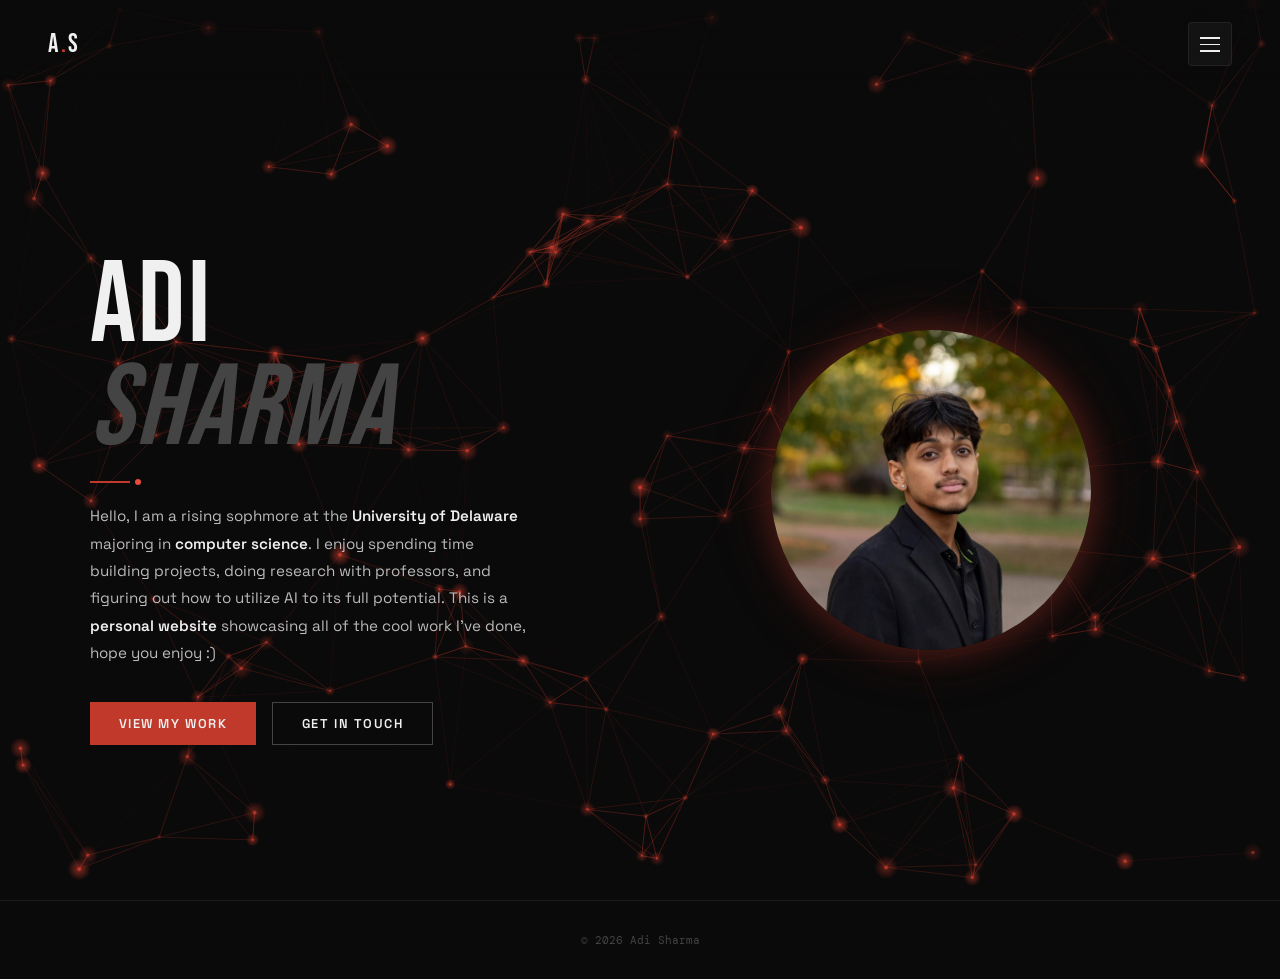
<file: index.html>
<!DOCTYPE html>
<html lang="en">
<head>
  <meta charset="UTF-8" />
  <meta name="viewport" content="width=device-width, initial-scale=1.0"/>
  <title>Adi Sharma</title>
  <link rel="stylesheet" href="style.css"/>
  <style>
    [data-reveal] {
      opacity: 0;
      transform: translateY(30px);
      transition: opacity 0.7s ease, transform 0.7s ease;
    }
    [data-reveal].revealed { opacity: 1; transform: translateY(0); }

    .hero {
      min-height: 100vh;
      display: flex;
      align-items: center;
      padding: 0 3rem;
      padding-top: 5rem;
    }
    .hero-inner {
      display: grid;
      grid-template-columns: 1fr 1fr;
      gap: 4rem;
      align-items: center;
      max-width: 1100px;
      width: 100%;
      margin: 0 auto;
    }
    .hero-location {
      font-family: var(--font-mono);
      font-size: 0.7rem;
      letter-spacing: 0.2em;
      color: var(--grey);
      text-transform: uppercase;
      display: flex;
      align-items: center;
      gap: 0.8rem;
      margin-bottom: 1.2rem;
    }
    .hero-location span { color: var(--red); }
    .hero-name { margin-bottom: 0.5rem; line-height: 0.9; }
    .hero-name .first {
      font-family: var(--font-display);
      font-size: clamp(4rem, 9vw, 8rem);
      color: var(--white);
      display: block;
      letter-spacing: 0.02em;
    }
    .hero-name .last {
      font-family: var(--font-display);
      font-size: clamp(4rem, 9vw, 8rem);
      color: var(--grey-dim);
      font-style: italic;
      display: block;
      letter-spacing: 0.02em;
    }
    .hero-divider {
      width: 2.5rem; height: 2px;
      background: var(--red);
      margin: 1.2rem 0;
      position: relative;
    }
    .hero-divider::after {
      content: '';
      position: absolute;
      left: 2.8rem; top: 50%;
      transform: translateY(-50%);
      width: 6px; height: 6px;
      border-radius: 50%;
      background: var(--red-bright);
    }
    .hero-bio {
      font-size: 0.95rem;
      line-height: 1.8;
      color: #bbb;
      max-width: 440px;
      margin-bottom: 2.2rem;
    }
    .hero-bio strong { color: var(--white); font-weight: 600; }
    .hero-btns { display: flex; gap: 1rem; flex-wrap: wrap; }

    /* ─── PHOTO ─── */
    .hero-photo-wrap {
      display: flex;
      justify-content: center;
      align-items: center;
    }

    .photo-outer {
      position: relative;
      width: 320px;
      height: 320px;
      border-radius: 50%;
      /* The glow is just a box-shadow on the outer — no black bg */
      box-shadow: 0 0 25px 8px rgba(192,57,43,0.25),
                  0 0 55px 16px rgba(192,57,43,0.1);
      transition: box-shadow 0.4s ease, transform 0.5s cubic-bezier(0.25,0.46,0.45,0.94);
    }
    /* On hover: pop out toward viewer */
    .photo-outer:hover {
      box-shadow: 0 0 35px 10px rgba(231,76,60,0.35),
                  0 0 70px 22px rgba(192,57,43,0.15);
      transform: scale(1.08) translateY(-6px);
    }

    /* Clips image to circle — must match outer exactly */
    .photo-container {
      width: 320px;
      height: 320px;
      border-radius: 50%;
      overflow: hidden;
      position: relative;
      z-index: 1;
    }

    .photo-img {
      width: 100%;
      height: 100%;
      object-fit: cover;
      /* Zoom in on face — increase scale and adjust position */
      object-position: center 55%;
      transform: scale(1.4);
      transform-origin: center 30%;
      display: block;
      transition: filter 0.5s ease;
      filter: brightness(1);
    }
    .photo-outer:hover .photo-img {
      filter: brightness(0.4);
    }

    /* Info overlay */
    .photo-info {
      position: absolute;
      inset: 0;
      border-radius: 50%;
      display: flex;
      flex-direction: column;
      align-items: center;
      justify-content: center;
      z-index: 2;
      opacity: 0;
      transition: opacity 0.4s ease;
      gap: 0.8rem;
      padding: 2rem;
      text-align: center;
      pointer-events: none;
    }
    .photo-outer:hover .photo-info { opacity: 1; }

    .info-item .label {
      font-family: var(--font-mono);
      font-size: 0.8rem;
      letter-spacing: 0.1em;
      color: var(--red-bright);
      text-transform: uppercase;
    }
    .info-item .value {
      font-size: 0.73rem;
      font-weight: 200;
      color: var(--white);
    }

    @media (max-width: 768px) {
      .hero { padding: 5rem 1.5rem 2rem; }
      .hero-inner { grid-template-columns: 1fr; gap: 2rem; }
      .photo-outer, .photo-container { width: 220px; height: 220px; }
      .hero-photo-wrap { order: -1; }
      nav { padding: 1rem 1.5rem; }
    }
  </style>
</head>
<body>

<canvas id="bg-canvas"></canvas>

<nav>
  <a href="index.html" class="nav-logo">A<span>.</span>S</a>
  <button id="menu-btn" aria-label="Menu">
    <span></span><span></span><span></span>
  </button>
</nav>

<div id="menu-overlay">
  <div class="menu-inner">
    <ul class="menu-links">
      <li><a href="index.html"><span class="num">01</span>HOME</a></li>
      <li><a href="work.html"><span class="num">02</span>WORK</a></li>
      <li><a href="contact.html"><span class="num">03</span>CONTACT</a></li>
    </ul>
  </div>
</div>

<main class="page">
  <section class="hero">
    <div class="hero-inner">

      <div class="hero-text">
        <div class="hero-location" data-reveal style="transition-delay:0.3s">
        </div>
        <div class="hero-name" data-reveal style="transition-delay:0.4s">
          <span class="first">Adi</span>
          <span class="last">Sharma</span>
        </div>
        <div class="hero-divider" data-reveal style="transition-delay:0.5s"></div>
        <p class="hero-bio" data-reveal style="transition-delay:0.6s">
          Hello, I am a rising sophmore at the <strong>University of Delaware</strong> majoring in 
          <strong>computer science</strong>. I enjoy spending time building projects, doing research with professors,
          and figuring out how to utilize AI to its full potential. This is a <strong>personal website</strong> showcasing all of the
          cool work I've done, hope you enjoy :)
        </p>
        <div class="hero-btns" data-reveal style="transition-delay:0.7s">
          <a href="work.html" class="btn btn-red">VIEW MY WORK</a>
          <a href="contact.html" class="btn btn-outline">GET IN TOUCH</a>
        </div>
      </div>

      <div class="hero-photo-wrap" data-reveal style="transition-delay:0.8s">
        <div class="photo-outer">
          <div class="photo-container">
            <img src="assets/profile.jpg" alt="Adi Sharma" class="photo-img"/>
          </div>
          <div class="photo-info">
            <div class="info-item">
              <div class="label">Languages</div>
              <div class="value">Python · C · TypeScript · Java · HTML/CSS</div>
            </div>
            <div class="info-item">
              <div class="label">Framework</div>
              <div class="value">PyTorch · Node.js · MATLAB · Supabase</div>
            </div>
            <div class="info-item">
              <div class="label">Skills</div>
              <div class="value">LLM Training · Data Analysis · Computer Vision</div>
            </div>
          </div>
        </div>
      </div>

    </div>
  </section>
</main>

<footer>
  <p>© 2026 Adi Sharma</p>
</footer>

<script src="script.js"></script>
</body>
</html>
</file>
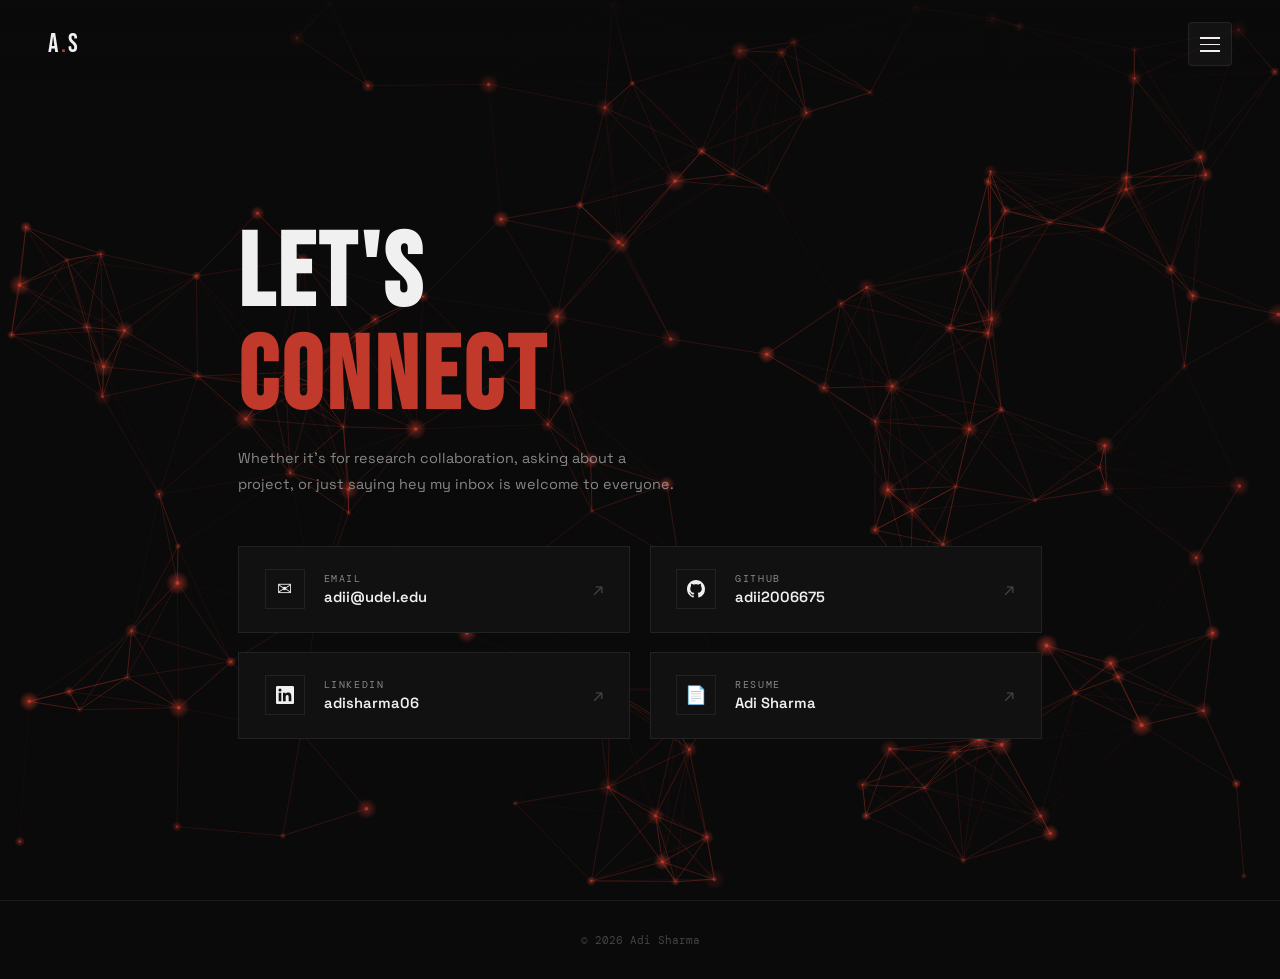
<file: contact.html>
<!DOCTYPE html>
<html lang="en">
<head>
  <meta charset="UTF-8"/>
  <meta name="viewport" content="width=device-width, initial-scale=1.0"/>
  <title>Contact — Adi Sharma</title>
  <link rel="stylesheet" href="style.css"/>
  <style>
    [data-reveal] {
      opacity: 0;
      transform: translateY(30px);
      transition: opacity 0.7s ease, transform 0.7s ease;
    }
    [data-reveal].revealed { opacity: 1; transform: translateY(0); }

    .contact-page {
      min-height: 100vh;
      display: flex;
      flex-direction: column;
      justify-content: center;
      padding: 8rem 3rem 4rem;
      max-width: 900px;
      margin: 0 auto;
    }
    .contact-title {
      font-family: var(--font-display);
      font-size: clamp(3rem, 8vw, 6.5rem);
      letter-spacing: 0.04em;
      line-height: 1;
      margin-bottom: 1rem;
    }
    .contact-title span { color: var(--red); }
    .contact-subtitle {
      font-size: 0.9rem;
      color: var(--grey);
      line-height: 1.8;
      max-width: 440px;
      margin-bottom: 3rem;
    }
    .contact-links {
      display: grid;
      grid-template-columns: repeat(2, 1fr);
      gap: 1.2rem;
    }
    .contact-link {
      display: flex;
      align-items: center;
      gap: 1.2rem;
      padding: 1.4rem 1.6rem;
      border: 1px solid var(--border);
      background: var(--bg2);
      text-decoration: none;
      color: var(--white);
      transition: border-color 0.3s, background 0.3s, transform 0.3s, box-shadow 0.3s;
      position: relative;
      overflow: hidden;
    }
    .contact-link::after {
      content: '';
      position: absolute;
      bottom: 0; left: 0;
      width: 100%; height: 1px;
      background: var(--red);
      transform: scaleX(0);
      transform-origin: left;
      transition: transform 0.35s ease;
    }
    .contact-link:hover {
      border-color: var(--red);
      background: var(--red-dim);
      transform: translateY(-4px);
      box-shadow: 0 12px 32px rgba(0,0,0,0.4), 0 0 20px var(--red-glow);
    }
    .contact-link:hover::after { transform: scaleX(1); }
    .contact-link:visited { border-color: var(--border); }
    .link-icon {
      width: 40px; height: 40px;
      border: 1px solid var(--border);
      display: flex;
      align-items: center;
      justify-content: center;
      font-size: 1.1rem;
      flex-shrink: 0;
      transition: border-color 0.3s, background 0.3s;
    }
    .contact-link:hover .link-icon {
      border-color: var(--red);
      background: rgba(192,57,43,0.2);
    }
    .link-label {
      font-family: var(--font-mono);
      font-size: 0.65rem;
      letter-spacing: 0.15em;
      color: var(--grey);
      text-transform: uppercase;
      margin-bottom: 0.2rem;
      transition: color 0.2s;
    }
    .contact-link:hover .link-label { color: var(--red-bright); }
    .link-value {
      font-size: 0.92rem;
      font-weight: 600;
      color: var(--white);
    }
    .link-arrow {
      margin-left: auto;
      font-size: 1.1rem;
      color: var(--grey-dim);
      transition: color 0.2s, transform 0.2s;
    }
    .contact-link:hover .link-arrow {
      color: var(--red-bright);
      transform: translate(3px, -3px);
    }
    /* Resume card */
    .resume-card {
      display: flex;
      align-items: center;
      gap: 1.2rem;
      padding: 1.4rem 1.6rem;
      border: 1px solid var(--border);
      background: var(--bg2);
      transition: border-color 0.3s, background 0.3s, transform 0.3s, box-shadow 0.3s;
      position: relative;
      overflow: hidden;
    }
    .resume-card::after {
      content: '';
      position: absolute;
      bottom: 0; left: 0;
      width: 100%; height: 1px;
      background: var(--red);
      transform: scaleX(0);
      transform-origin: left;
      transition: transform 0.35s ease;
    }
    .resume-card:hover {
      border-color: var(--red);
      background: var(--red-dim);
      transform: translateY(-4px);
      box-shadow: 0 12px 32px rgba(0,0,0,0.4), 0 0 20px var(--red-glow);
    }
    .resume-card:hover::after { transform: scaleX(1); }
    .resume-card:hover .link-label { color: var(--red-bright); }
    .resume-btns {
      margin-left: auto;
      display: flex;
      gap: 0.8rem;
      flex-shrink: 0;
    }
    @media (max-width: 640px) {
      .contact-page { padding: 6rem 1.5rem 3rem; }
      .contact-links { grid-template-columns: 1fr; }
      .resume-card { flex-wrap: wrap; }
      .resume-btns { margin-left: 0; }
    }
  </style>
</head>
<body>

<canvas id="bg-canvas"></canvas>

<nav>
  <a href="index.html" class="nav-logo">A<span>.</span>S</a>
  <button id="menu-btn" aria-label="Menu">
    <span></span><span></span><span></span>
  </button>
</nav>

<div id="menu-overlay">
  <div class="menu-inner">
    <ul class="menu-links">
      <li><a href="index.html"><span class="num">01</span>HOME</a></li>
      <li><a href="work.html"><span class="num">02</span>WORK</a></li>
      <li><a href="contact.html"><span class="num">03</span>CONTACT</a></li>
    </ul>
  </div>
</div>

<main class="page">
  <div class="contact-page">
    <h1 class="contact-title" data-reveal style="transition-delay:0.3s">
      Let's<br/><span>Connect</span>
    </h1>
    <p class="contact-subtitle" data-reveal style="transition-delay:0.5s">
      Whether it's for research collaboration, asking about a project, or just
      saying hey my inbox is welcome to everyone.
    </p>

    <div class="contact-links" data-reveal style="transition-delay:0.7s">

      <a href="mailto:adii@udel.edu" class="contact-link">
        <div class="link-icon">✉</div>
        <div class="link-text">
          <div class="link-label">Email</div>
          <div class="link-value">adii@udel.edu</div>
        </div>
        <span class="link-arrow">↗</span>
      </a>

      <a href="https://github.com/adii2006675" target="_blank" class="contact-link">
        <div class="link-icon">
          <svg width="18" height="18" viewBox="0 0 24 24" fill="currentColor">
            <path d="M12 0C5.37 0 0 5.37 0 12c0 5.31 3.435 9.795 8.205 11.385.6.105.825-.255.825-.57 0-.285-.015-1.23-.015-2.235-3.015.555-3.795-.735-4.035-1.41-.135-.345-.72-1.41-1.23-1.695-.42-.225-1.02-.78-.015-.795.945-.015 1.62.87 1.845 1.23 1.08 1.815 2.805 1.305 3.495.99.105-.78.42-1.305.765-1.605-2.67-.3-5.46-1.335-5.46-5.925 0-1.305.465-2.385 1.23-3.225-.12-.3-.54-1.53.12-3.18 0 0 1.005-.315 3.3 1.23.96-.27 1.98-.405 3-.405s2.04.135 3 .405c2.295-1.56 3.3-1.23 3.3-1.23.66 1.65.24 2.88.12 3.18.765.84 1.23 1.905 1.23 3.225 0 4.605-2.805 5.625-5.475 5.925.435.375.81 1.095.81 2.22 0 1.605-.015 2.895-.015 3.3 0 .315.225.69.825.57A12.02 12.02 0 0024 12c0-6.63-5.37-12-12-12z"/>
          </svg>
        </div>
        <div class="link-text">
          <div class="link-label">GitHub</div>
          <div class="link-value">adii2006675</div>
        </div>
        <span class="link-arrow">↗</span>
      </a>

      <a href="https://www.linkedin.com/in/adisharma06/" target="_blank" class="contact-link">
        <div class="link-icon">
          <svg width="18" height="18" viewBox="0 0 24 24" fill="currentColor">
            <path d="M20.447 20.452h-3.554v-5.569c0-1.328-.027-3.037-1.852-3.037-1.853 0-2.136 1.445-2.136 2.939v5.667H9.351V9h3.414v1.561h.046c.477-.9 1.637-1.85 3.37-1.85 3.601 0 4.267 2.37 4.267 5.455v6.286zM5.337 7.433a2.062 2.062 0 01-2.063-2.065 2.064 2.064 0 112.063 2.065zm1.782 13.019H3.555V9h3.564v11.452zM22.225 0H1.771C.792 0 0 .774 0 1.729v20.542C0 23.227.792 24 1.771 24h20.451C23.2 24 24 23.227 24 22.271V1.729C24 .774 23.2 0 22.222 0h.003z"/>
          </svg>
        </div>
        <div class="link-text">
          <div class="link-label">LinkedIn</div>
          <div class="link-value">adisharma06</div>
        </div>
        <span class="link-arrow">↗</span>
      </a>

      <a href="assets/resume.pdf" target="_blank" class="contact-link">
        <div class="link-icon">📄</div>
        <div class="link-text">
          <div class="link-label">Resume</div>
          <div class="link-value">Adi Sharma</div>
        </div>
        <span class="link-arrow">↗</span>
      </a>
    </div>
  </div>
</main>

<footer>
  <p>© 2026 Adi Sharma</p>
</footer>

<script src="script.js"></script>
</body>
</html>
</file>
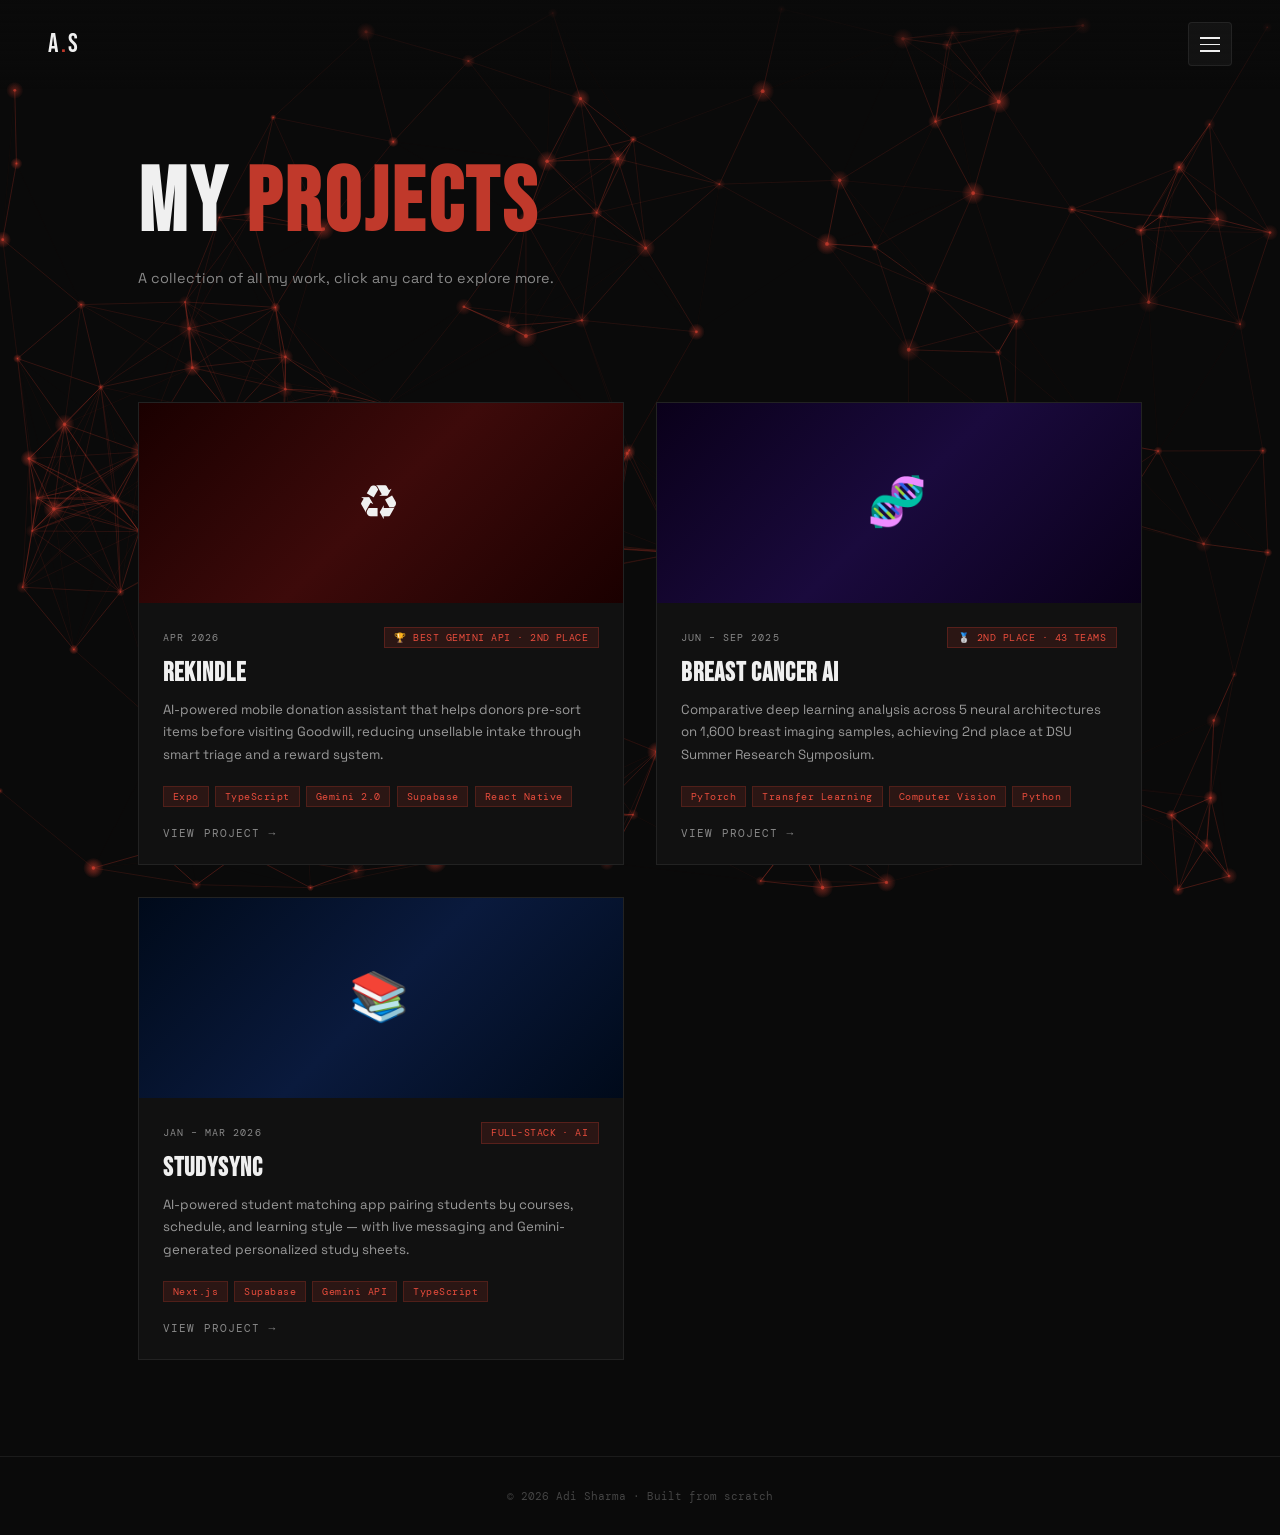
<file: work.html>
<!DOCTYPE html>
<html lang="en">
<head>
  <meta charset="UTF-8"/>
  <meta name="viewport" content="width=device-width, initial-scale=1.0"/>
  <title>Work — Adi Sharma</title>
  <link rel="stylesheet" href="style.css"/>
  <style>

    [data-reveal] {
      opacity: 0;
      transform: translateY(30px);
      transition: opacity 0.7s ease, transform 0.7s ease;
    }
    [data-reveal].revealed { opacity: 1; transform: translateY(0); }

    /* ─── WORK PAGE ─── */
    .work-hero {
      padding: 10rem 3rem 3rem;
      max-width: 1100px;
      margin: 0 auto;
    }
    .work-title {
      font-family: var(--font-display);
      font-size: clamp(3rem, 7vw, 6rem);
      letter-spacing: 0.04em;
      line-height: 1;
      margin-bottom: 1rem;
    }
    .work-title span { color: var(--red); }
    .work-subtitle {
      font-size: 0.9rem;
      color: var(--grey);
      max-width: 480px;
      line-height: 1.7;
    }

    /* ─── PROJECTS GRID ─── */
    .projects-section {
      padding: 2rem 3rem 6rem;
      max-width: 1100px;
      margin: 0 auto;
    }

    /* 2-column grid */
    .projects-grid {
      display: grid;
      grid-template-columns: repeat(2, 1fr);
      gap: 2rem;
      margin-top: 2rem;
    }

    /* ─── PROJECT CARD ─── */
    /* TO ADD A NEW PROJECT: copy one .project-card block and update the data */
    .project-card {
      background: var(--bg2);
      border: 1px solid var(--border);
      cursor: pointer;
      transition: border-color 0.3s, transform 0.3s, box-shadow 0.3s;
      position: relative;
      overflow: hidden;
    }
    .project-card::before {
      content: '';
      position: absolute;
      bottom: 0; left: 0; right: 0;
      height: 2px;
      background: var(--red);
      transform: scaleX(0);
      transform-origin: left;
      transition: transform 0.4s ease;
    }
    .project-card:hover {
      border-color: var(--red);
      transform: translateY(-6px);
      box-shadow: 0 20px 50px rgba(0,0,0,0.5), 0 0 30px var(--red-glow);
    }
    .project-card:hover::before { transform: scaleX(1); }

    /* Card image */
    .card-img {
      width: 100%;
      height: 200px;
      object-fit: cover;
      filter: grayscale(30%) brightness(0.8);
      transition: filter 0.4s ease;
      display: block;
    }
    .project-card:hover .card-img {
      filter: grayscale(0%) brightness(1);
    }

    /* Card image placeholder (used when no image) */
    .card-img-placeholder {
      width: 100%;
      height: 200px;
      display: flex;
      align-items: center;
      justify-content: center;
      font-family: var(--font-display);
      font-size: 3rem;
      letter-spacing: 0.1em;
      transition: opacity 0.4s;
    }
    .project-card:hover .card-img-placeholder { opacity: 0.9; }

    /* Card body */
    .card-body {
      padding: 1.5rem;
    }

    .card-meta {
      display: flex;
      align-items: center;
      justify-content: space-between;
      margin-bottom: 0.6rem;
    }
    .card-year {
      font-family: var(--font-mono);
      font-size: 0.65rem;
      color: var(--grey);
      letter-spacing: 0.1em;
    }
    .card-award {
      font-family: var(--font-mono);
      font-size: 0.6rem;
      color: var(--red-bright);
      letter-spacing: 0.05em;
      background: var(--red-dim);
      padding: 0.2rem 0.6rem;
      border: 1px solid rgba(192,57,43,0.3);
    }

    .card-title {
      font-family: var(--font-display);
      font-size: 1.6rem;
      letter-spacing: 0.04em;
      margin-bottom: 0.6rem;
      transition: color 0.2s;
    }
    .project-card:hover .card-title { color: var(--red-bright); }

    .card-desc {
      font-size: 0.83rem;
      color: #999;
      line-height: 1.7;
      margin-bottom: 1.2rem;
    }

    .card-tags {
      display: flex;
      flex-wrap: wrap;
      gap: 0.4rem;
      margin-bottom: 1.2rem;
    }
    .card-tag {
      font-family: var(--font-mono);
      font-size: 0.62rem;
      color: var(--red-bright);
      background: var(--red-dim);
      border: 1px solid rgba(192,57,43,0.25);
      padding: 0.2rem 0.55rem;
      letter-spacing: 0.05em;
    }

    .card-cta {
      font-family: var(--font-mono);
      font-size: 0.7rem;
      color: var(--grey);
      letter-spacing: 0.1em;
      text-transform: uppercase;
      display: flex;
      align-items: center;
      gap: 0.5rem;
      transition: color 0.2s;
    }
    .project-card:hover .card-cta { color: var(--white); }
    .card-cta-arrow {
      transition: transform 0.2s;
    }
    .project-card:hover .card-cta-arrow { transform: translateX(4px); }

    /* ─── PROJECT DETAIL OVERLAY ─── */
    #project-overlay {
      position: fixed;
      inset: 0;
      z-index: 300;
      background: var(--bg);
      overflow-y: auto;
      opacity: 0;
      pointer-events: none;
      transition: opacity 0.4s ease;
    }
    #project-overlay.open {
      opacity: 1;
      pointer-events: all;
    }

    .overlay-inner {
      max-width: 900px;
      margin: 0 auto;
      padding: 6rem 3rem 4rem;
    }

    .overlay-close {
      position: fixed;
      top: 1.5rem; right: 2rem;
      width: 44px; height: 44px;
      border: 1px solid var(--border);
      background: rgba(255,255,255,0.04);
      cursor: pointer;
      display: flex;
      align-items: center;
      justify-content: center;
      z-index: 400;
      transition: border-color 0.2s, background 0.2s;
    }
    .overlay-close:hover { border-color: var(--red); background: var(--red-dim); }
    .overlay-close svg { width: 16px; height: 16px; stroke: var(--white); }

    .overlay-hero-img {
      width: 100%;
      height: 360px;
      object-fit: cover;
      margin-bottom: 2.5rem;
      filter: brightness(0.85);
    }
    .overlay-hero-placeholder {
      width: 100%;
      height: 360px;
      display: flex;
      align-items: center;
      justify-content: center;
      font-family: var(--font-display);
      font-size: 5rem;
      letter-spacing: 0.1em;
      margin-bottom: 2.5rem;
    }

    .overlay-title {
      font-family: var(--font-display);
      font-size: clamp(2.5rem, 6vw, 4.5rem);
      letter-spacing: 0.04em;
      color: var(--red-bright);
      margin-bottom: 0.5rem;
    }

    .overlay-meta-grid {
      display: grid;
      grid-template-columns: repeat(3, 1fr);
      gap: 1.5rem;
      margin: 2rem 0;
      padding: 1.5rem 0;
      border-top: 1px solid var(--border);
      border-bottom: 1px solid var(--border);
    }
    .overlay-meta-item .meta-label {
      font-family: var(--font-mono);
      font-size: 0.62rem;
      letter-spacing: 0.15em;
      color: var(--red);
      text-transform: uppercase;
      margin-bottom: 0.4rem;
    }
    .overlay-meta-item .meta-value {
      font-size: 0.9rem;
      color: var(--white);
      font-weight: 500;
    }

    .overlay-description {
      font-size: 0.95rem;
      line-height: 1.9;
      color: #bbb;
      margin-bottom: 2rem;
    }
    .overlay-description strong { color: var(--white); }

    /* Highlight boxes (stats/awards) */
    .overlay-highlights {
      display: grid;
      grid-template-columns: repeat(2, 1fr);
      gap: 1rem;
      margin: 2rem 0;
    }
    .highlight-box {
      background: var(--red-dim);
      border: 1px solid rgba(192,57,43,0.3);
      padding: 1.2rem;
    }
    .highlight-box .h-label {
      font-family: var(--font-mono);
      font-size: 0.6rem;
      letter-spacing: 0.15em;
      color: var(--red-bright);
      text-transform: uppercase;
      margin-bottom: 0.4rem;
    }
    .highlight-box .h-value {
      font-size: 1.1rem;
      font-weight: 700;
      color: var(--white);
    }

    /* Tech stack chips */
    .overlay-stack {
      margin-top: 2rem;
    }
    .overlay-stack-label {
      font-family: var(--font-mono);
      font-size: 0.65rem;
      letter-spacing: 0.2em;
      color: var(--red);
      text-transform: uppercase;
      margin-bottom: 1rem;
    }
    .overlay-stack-tags {
      display: flex;
      flex-wrap: wrap;
      gap: 0.6rem;
    }
    .overlay-stack-tag {
      padding: 0.4rem 1rem;
      border: 1px solid var(--border);
      font-family: var(--font-mono);
      font-size: 0.72rem;
      color: #ccc;
      background: rgba(255,255,255,0.03);
      transition: all 0.2s;
    }
    .overlay-stack-tag:hover {
      border-color: var(--red);
      color: var(--white);
      background: var(--red-dim);
    }

    /* Links */
    .overlay-links {
      margin-top: 2.5rem;
      display: flex;
      gap: 1rem;
    }

    @media (max-width: 768px) {
      .projects-grid { grid-template-columns: 1fr; }
      .overlay-meta-grid { grid-template-columns: 1fr 1fr; }
      .overlay-highlights { grid-template-columns: 1fr; }
      .work-hero, .projects-section { padding-left: 1.5rem; padding-right: 1.5rem; }
      .overlay-inner { padding: 5rem 1.5rem 3rem; }
    }
  </style>
</head>
<body>

<canvas id="bg-canvas"></canvas>

<nav>
  <a href="index.html" class="nav-logo">A<span>.</span>S</a>
  <button id="menu-btn" aria-label="Menu">
    <span></span><span></span><span></span>
  </button>
</nav>

<div id="menu-overlay">
  <div class="menu-inner">
    <ul class="menu-links">
      <li><a href="index.html"><span class="num">01</span>HOME</a></li>
      <li><a href="work.html"><span class="num">02</span>WORK</a></li>
      <li><a href="contact.html"><span class="num">03</span>CONTACT</a></li>
    </ul>
  </div>
</div>

<!-- Project detail overlay -->
<div id="project-overlay">
  <button class="overlay-close" id="overlay-close">
    <svg viewBox="0 0 24 24" fill="none" stroke-width="1.5" stroke-linecap="round">
      <line x1="18" y1="6" x2="6" y2="18"/>
      <line x1="6" y1="6" x2="18" y2="18"/>
    </svg>
  </button>
  <div class="overlay-inner" id="overlay-content">
    <!-- Filled dynamically by JS -->
  </div>
</div>

<main class="page">

  <div class="work-hero">
    <h1 class="work-title" data-reveal style="transition-delay:0.3s">
      My <span>Projects</span>
    </h1>
    <p class="work-subtitle" data-reveal style="transition-delay:0.4s">
      A collection of all my work, click any card to explore more.
    </p>
  </div>

  <section class="projects-section">
    <div class="projects-grid">

      <!-- ══════════════════════════════════════════════════
           PROJECT 1: REKINDLE
           TO ADD A NEW PROJECT: copy this entire .project-card div
           and update data-project attribute name + the JS object below
           ══════════════════════════════════════════════════ -->
      <div class="project-card" data-reveal style="transition-delay:0.5s" data-project="rekindle" tabindex="0">
        <div class="card-img-placeholder" style="background: linear-gradient(135deg, #1a0000 0%, #3d0a0a 50%, #1a0000 100%);">
          ♻
        </div>
        <div class="card-body">
          <div class="card-meta">
            <span class="card-year">APR 2026</span>
            <span class="card-award">🏆 BEST GEMINI API · 2ND PLACE</span>
          </div>
          <h2 class="card-title">REKINDLE</h2>
          <p class="card-desc">AI-powered mobile donation assistant that helps donors pre-sort items before visiting Goodwill, reducing unsellable intake through smart triage and a reward system.</p>
          <div class="card-tags">
            <span class="card-tag">Expo</span>
            <span class="card-tag">TypeScript</span>
            <span class="card-tag">Gemini 2.0</span>
            <span class="card-tag">Supabase</span>
            <span class="card-tag">React Native</span>
          </div>
          <div class="card-cta">View Project <span class="card-cta-arrow">→</span></div>
        </div>
      </div>

      <!-- ══════════════════════════════════════════════════
           PROJECT 2: BREAST CANCER
           ══════════════════════════════════════════════════ -->
      <div class="project-card" data-reveal style="transition-delay:0.5s" data-project="breastcancer" tabindex="0" style="transition-delay:0.1s">
        <div class="card-img-placeholder" style="background: linear-gradient(135deg, #0a001a 0%, #1a0a3d 50%, #0a001a 100%);">
          🧬
        </div>
        <div class="card-body">
          <div class="card-meta">
            <span class="card-year">JUN – SEP 2025</span>
            <span class="card-award">🥈 2ND PLACE · 43 TEAMS</span>
          </div>
          <h2 class="card-title">BREAST CANCER AI</h2>
          <p class="card-desc">Comparative deep learning analysis across 5 neural architectures on 1,600 breast imaging samples, achieving 2nd place at DSU Summer Research Symposium.</p>
          <div class="card-tags">
            <span class="card-tag">PyTorch</span>
            <span class="card-tag">Transfer Learning</span>
            <span class="card-tag">Computer Vision</span>
            <span class="card-tag">Python</span>
          </div>
          <div class="card-cta">View Project <span class="card-cta-arrow">→</span></div>
        </div>
      </div>

      <!-- ══════════════════════════════════════════════════
           PROJECT 3: STUDYSYNC
           ══════════════════════════════════════════════════ -->
      <div class="project-card" data-reveal style="transition-delay:1s" data-project="studysync" tabindex="0" style="transition-delay:0.2s">
        <div class="card-img-placeholder" style="background: linear-gradient(135deg, #000a1a 0%, #0a1a3d 50%, #000a1a 100%);">
          📚
        </div>
        <div class="card-body">
          <div class="card-meta">
            <span class="card-year">JAN – MAR 2026</span>
            <span class="card-award">FULL-STACK · AI</span>
          </div>
          <h2 class="card-title">STUDYSYNC</h2>
          <p class="card-desc">AI-powered student matching app pairing students by courses, schedule, and learning style — with live messaging and Gemini-generated personalized study sheets.</p>
          <div class="card-tags">
            <span class="card-tag">Next.js</span>
            <span class="card-tag">Supabase</span>
            <span class="card-tag">Gemini API</span>
            <span class="card-tag">TypeScript</span>
          </div>
          <div class="card-cta">View Project <span class="card-cta-arrow">→</span></div>
        </div>
      </div>

    </div><!-- end .projects-grid -->
  </section>

</main>

<footer>
  <p>© 2026 Adi Sharma · Built from scratch</p>
</footer>

<script src="script.js"></script>
<script>
// ══════════════════════════════════════════════════
// PROJECT DATA
// TO ADD A NEW PROJECT: add a new object to this array
// matching the data-project attribute on the card
// ══════════════════════════════════════════════════
const PROJECTS = {

  rekindle: {
    title: 'REKINDLE',
    placeholderBg: 'linear-gradient(135deg, #1a0000 0%, #3d0a0a 60%, #1a0000 100%)',
    placeholderEmoji: '♻',
    meta: [
      { label: 'Category', value: 'Mobile App · AI' },
      { label: 'Date', value: 'April 2026' },
      { label: 'Role', value: 'Founder / Full-Stack Dev' },
    ],
    awards: [
      { label: '🏆 Award', value: 'Best Use of Gemini API' },
      { label: '🥈 Placement', value: '2nd Place — Track 3 (Goodwill)' },
      { label: '👥 Teams', value: '1 of 35 Competing Teams' },
      { label: '🏫 Hackathon', value: 'George Hacks x UN Reboot the Earth' },
    ],
    description: `
      <strong>ReKindle</strong> is an AI-powered mobile donation assistant built at the George Hacks x UN "Reboot the Earth" Hackathon 2026.
      The app helps donors pre-sort items before visiting Goodwill — reducing unsellable intake at the source and cutting sorting costs through a user-based reward incentive system.<br/><br/>
      Donors scan items via phone camera to receive instant AI verdicts across <strong>15+ classification categories</strong>, estimated resale value, and actionable prep tips.
      A 3-state triage system (Resell / Recycle / AskClarification) routes items intelligently, while a demand heatmap shows nearby Goodwill locations and their high-need categories.<br/><br/>
      The Supabase backend tracks scan history, user profiles, points/credits, and location demand in real time — giving Goodwill predictable staffing and intake data.
    `,
    stack: ['Expo (React Native)', 'TypeScript', 'Gemini 2.0 Flash', 'Supabase', 'PostgreSQL', 'expo-camera', 'Expo Router'],
    links: [
      { label: '↗ GitHub', url: 'https://github.com/adii2006675' },
    ]
  },

  breastcancer: {
    title: 'BREAST CANCER RISK ASSESSMENT',
    placeholderBg: 'linear-gradient(135deg, #0a001a 0%, #1a0a3d 60%, #0a001a 100%)',
    placeholderEmoji: '🧬',
    meta: [
      { label: 'Category', value: 'Research · Deep Learning' },
      { label: 'Date', value: 'Jun – Sep 2025' },
      { label: 'Role', value: 'Undergraduate Head Researcher' },
    ],
    awards: [
      { label: '🥈 Award', value: '2nd Place Undergraduate Research' },
      { label: '📊 Competed', value: '43 Teams · DSU Symposium' },
      { label: '📈 Accuracy', value: '+15% Beyond Standard Metrics' },
      { label: '🧪 Dataset', value: '1,600 Breast Imaging Samples' },
    ],
    description: `
      Supervised by <strong>Dr. Sokratis Makrogiannis, Ph.D.</strong>, this research project performed a comparative analysis of deep neural networks for breast cancer risk assessment.<br/><br/>
      Five architectures were trained and fine-tuned — <strong>InceptionV3, ResNet-50, VGG-16, EfficientNet, and CNN+BiLSTM</strong> — across 1,600 breast imaging samples using two-phase transfer learning.<br/><br/>
      Interpretability methods including <strong>Score-CAM, Occlusion Sensitivity, SmoothGrad, and LRP</strong> were applied to visualize decision-relevant regions and push accuracy 15% beyond standard benchmarks.
      The research was co-authored and presented at the DSU Summer Research Symposium, earning <strong>2nd Place out of 43 competing undergraduate teams</strong>.
    `,
    stack: ['Python', 'PyTorch', 'InceptionV3', 'ResNet-50', 'VGG-16', 'EfficientNet', 'Score-CAM', 'SmoothGrad', 'LRP'],
    links: [
      { label: '↗ Research Paper', url: 'https://drive.google.com/file/d/1rgzIjI6R_qab6Rdo2FBh2QcOPHJmZG_b/view' },
      { label: '↗ GitHub', url: 'https://github.com/adii2006675' },
    ]
  },

  studysync: {
    title: 'STUDYSYNC',
    placeholderBg: 'linear-gradient(135deg, #000a1a 0%, #0a1a3d 60%, #000a1a 100%)',
    placeholderEmoji: '📚',
    meta: [
      { label: 'Category', value: 'Full-Stack Web App · AI' },
      { label: 'Date', value: 'Jan – Mar 2026' },
      { label: 'Role', value: 'Co-Founder / Back-End Dev' },
    ],
    awards: [
      { label: '🎯 Match Accuracy', value: '90%+ Across 15+ Data Points' },
      { label: '💬 Feature', value: 'Supabase Realtime Messaging' },
      { label: '🤖 AI', value: 'Gemini-Generated Study Sheets' },
      { label: '🏫 Built For', value: 'University of Delaware Students' },
    ],
    description: `
      <strong>StudySync</strong> is an AI-powered student matching platform designed to connect University of Delaware students based on shared courses, schedule compatibility, and learning style.<br/><br/>
      Using custom similarity algorithms across <strong>15+ compatibility data points</strong>, the app achieves 90%+ match accuracy — pairing students who are most likely to collaborate effectively.<br/><br/>
      Once matched, students can message each other in real time via <strong>Supabase Realtime</strong>.
      The Gemini API auto-generates <strong>personalized study sheets</strong> tailored to each pair's courses, weak areas, and learning preferences — making every study session more targeted and efficient.
    `,
    stack: ['Next.js', 'TypeScript', 'Supabase', 'Supabase Realtime', 'Gemini API', 'PostgreSQL', 'React'],
    links: [
      { label: '↗ GitHub', url: 'https://github.com/adii2006675' },
    ]
  },

};

// ─── OPEN PROJECT OVERLAY ───
function openProject(key) {
  const p = PROJECTS[key];
  if (!p) return;

  const overlay = document.getElementById('project-overlay');
  const content = document.getElementById('overlay-content');

  // Build image / placeholder
  const imgHTML = `
    <div class="overlay-hero-placeholder" style="background: ${p.placeholderBg}">
      ${p.placeholderEmoji}
    </div>
  `;

  // Meta grid
  const metaHTML = p.meta.map(m => `
    <div class="overlay-meta-item">
      <div class="meta-label">${m.label}</div>
      <div class="meta-value">${m.value}</div>
    </div>
  `).join('');

  // Awards / highlights
  const awardsHTML = p.awards.map(a => `
    <div class="highlight-box">
      <div class="h-label">${a.label}</div>
      <div class="h-value">${a.value}</div>
    </div>
  `).join('');

  // Stack tags
  const stackHTML = p.stack.map(s => `<span class="overlay-stack-tag">${s}</span>`).join('');

  // Links
  const linksHTML = p.links.map(l => `
    <a href="${l.url}" target="_blank" class="btn btn-outline" style="font-size:0.75rem; padding: 0.6rem 1.4rem;">${l.label}</a>
  `).join('');

  content.innerHTML = `
    ${imgHTML}
    <h1 class="overlay-title">${p.title}</h1>
    <div class="overlay-meta-grid">${metaHTML}</div>
    <p class="overlay-description">${p.description}</p>
    <div class="overlay-highlights">${awardsHTML}</div>
    <div class="overlay-stack">
      <div class="overlay-stack-label">Tech Stack</div>
      <div class="overlay-stack-tags">${stackHTML}</div>
    </div>
    <div class="overlay-links">${linksHTML}</div>
  `;

  overlay.classList.add('open');
  document.body.style.overflow = 'hidden';
  overlay.scrollTop = 0;
}

function closeOverlay() {
  document.getElementById('project-overlay').classList.remove('open');
  document.body.style.overflow = '';
}

// Card click handlers
document.querySelectorAll('.project-card').forEach(card => {
  card.addEventListener('click', () => openProject(card.dataset.project));
  card.addEventListener('keydown', e => {
    if (e.key === 'Enter' || e.key === ' ') openProject(card.dataset.project);
  });
});

document.getElementById('overlay-close').addEventListener('click', closeOverlay);

// Close on Escape
document.addEventListener('keydown', e => {
  if (e.key === 'Escape') closeOverlay();
});
</script>
</body>
</html>
</file>
<file: style.css>
/* ============================================
   ADI SHARMA PORTFOLIO - style.css
   Shared styles for all pages
   ============================================ */

@import url('https://fonts.googleapis.com/css2?family=Bebas+Neue&family=Space+Grotesk:wght@300;400;500;600;700&family=DM+Mono:ital,wght@0,300;0,400;1,300&display=swap');

/* ─── CSS VARIABLES ─── */
:root {
  --bg: #0a0a0a;
  --bg2: #111111;
  --red: #c0392b;
  --red-bright: #e74c3c;
  --red-dim: rgba(192, 57, 43, 0.15);
  --red-glow: rgba(192, 57, 43, 0.4);
  --white: #f0f0f0;
  --grey: #888;
  --grey-dim: #444;
  --border: rgba(255,255,255,0.07);
  --font-display: 'Bebas Neue', sans-serif;
  --font-body: 'Space Grotesk', sans-serif;
  --font-mono: 'DM Mono', monospace;
}

/* ─── RESET ─── */
*, *::before, *::after { box-sizing: border-box; margin: 0; padding: 0; }
html { scroll-behavior: smooth; }
body {
  background: var(--bg);
  color: var(--white);
  font-family: var(--font-body);
  overflow-x: hidden;
  min-height: 100vh;
}
a { color: inherit; text-decoration: none; }
img { display: block; max-width: 100%; }

/* ─── RED LINES BACKGROUND ─── */
#bg-canvas {
  position: fixed;
  top: 0; left: 0;
  width: 100%; height: 100%;
  z-index: 0;
  pointer-events: none;
}

/* ─── NAV ─── */
nav {
  position: fixed;
  top: 0; left: 0; right: 0;
  z-index: 100;
  display: flex;
  align-items: center;
  justify-content: space-between;
  padding: 1.4rem 3rem;
  background: linear-gradient(to bottom, rgba(10,10,10,0.95), transparent);
}

.nav-logo {
  font-family: var(--font-display);
  font-size: 1.6rem;
  letter-spacing: 0.1em;
  color: var(--white);
  transition: color 0.2s;
}
.nav-logo span { color: var(--red); }
.nav-logo:hover { color: var(--red-bright); }

/* Hamburger menu button */
#menu-btn {
  width: 44px; height: 44px;
  border: 1px solid var(--border);
  background: rgba(255,255,255,0.04);
  border-radius: 4px;
  cursor: pointer;
  display: flex;
  align-items: center;
  justify-content: center;
  flex-direction: column;
  gap: 5px;
  transition: border-color 0.2s, background 0.2s;
  position: relative;
  z-index: 200;
}
#menu-btn:hover { border-color: var(--red); background: var(--red-dim); }
#menu-btn span {
  display: block;
  width: 20px; height: 1.5px;
  background: var(--white);
  transition: all 0.35s cubic-bezier(0.77,0,0.175,1);
  transform-origin: center;
}
#menu-btn.open span:nth-child(1) { transform: translateY(6.5px) rotate(45deg); }
#menu-btn.open span:nth-child(2) { opacity: 0; transform: scaleX(0); }
#menu-btn.open span:nth-child(3) { transform: translateY(-6.5px) rotate(-45deg); }

/* Full-screen menu overlay (Sharlee style) */
#menu-overlay {
  position: fixed;
  inset: 0;
  z-index: 150;
  background: rgba(8,8,8,0.97);
  display: flex;
  align-items: center;
  justify-content: center;
  opacity: 0;
  pointer-events: none;
  transition: opacity 0.4s ease;
}
#menu-overlay.open { opacity: 1; pointer-events: all; }

.menu-inner {
  text-align: center;
}

.menu-links {
  list-style: none;
  display: flex;
  flex-direction: column;
  gap: 0.3rem;
}

.menu-links li {
  overflow: hidden;
}

.menu-links a {
  font-family: var(--font-display);
  font-size: clamp(3rem, 8vw, 6rem);
  letter-spacing: 0.05em;
  color: var(--white);
  display: flex;
  align-items: center;
  gap: 1rem;
  transition: color 0.2s;
  transform: translateY(100%);
  transition: transform 0.5s cubic-bezier(0.77,0,0.175,1), color 0.2s;
}
#menu-overlay.open .menu-links a {
  transform: translateY(0);
}
.menu-links li:nth-child(1) a { transition-delay: 0.05s; }
.menu-links li:nth-child(2) a { transition-delay: 0.1s; }
.menu-links li:nth-child(3) a { transition-delay: 0.15s; }

.menu-links a:hover { color: var(--red-bright); }
.menu-links a .num {
  font-family: var(--font-mono);
  font-size: 0.9rem;
  color: var(--grey);
  align-self: flex-start;
  margin-top: 0.6rem;
}

.menu-socials {
  margin-top: 3rem;
  display: flex;
  gap: 2rem;
  justify-content: center;
}
.menu-socials a {
  font-family: var(--font-mono);
  font-size: 0.8rem;
  color: var(--grey);
  letter-spacing: 0.1em;
  transition: color 0.2s;
  display: flex;
  align-items: center;
  gap: 0.4rem;
}
.menu-socials a:hover { color: var(--red-bright); }

/* ─── PAGE WRAPPER ─── */
.page {
  position: relative;
  z-index: 1;
  min-height: 100vh;
}

/* ─── BUTTONS ─── */
.btn {
  display: inline-flex;
  align-items: center;
  gap: 0.5rem;
  padding: 0.75rem 1.8rem;
  font-family: var(--font-body);
  font-size: 0.8rem;
  font-weight: 600;
  letter-spacing: 0.12em;
  text-transform: uppercase;
  cursor: pointer;
  transition: all 0.25s ease;
  border: none;
}
.btn-red {
  background: var(--red);
  color: var(--white);
}
.btn-red:hover {
  background: var(--red-bright);
  transform: translateY(-2px);
  box-shadow: 0 8px 24px var(--red-glow);
}
.btn-outline {
  background: transparent;
  color: var(--white);
  border: 1px solid var(--grey-dim);
}
.btn-outline:hover {
  border-color: var(--white);
  transform: translateY(-2px);
}

/* ─── SECTION LABEL ─── */
.section-label {
  font-family: var(--font-mono);
  font-size: 0.7rem;
  letter-spacing: 0.2em;
  color: var(--red);
  text-transform: uppercase;
  display: flex;
  align-items: center;
  gap: 0.8rem;
  margin-bottom: 1rem;
}
.section-label::before {
  content: '';
  display: block;
  width: 2rem;
  height: 1px;
  background: var(--red);
}

/* ─── FOOTER ─── */
footer {
  position: relative;
  z-index: 1;
  text-align: center;
  padding: 2rem;
  font-family: var(--font-mono);
  font-size: 0.7rem;
  color: var(--grey-dim);
  border-top: 1px solid var(--border);
}

/* ─── SCROLLBAR ─── */
::-webkit-scrollbar { width: 4px; }
::-webkit-scrollbar-track { background: var(--bg); }
::-webkit-scrollbar-thumb { background: var(--red); border-radius: 2px; }

/* ─── SELECTION ─── */
::selection { background: var(--red); color: var(--white); }
</file>
